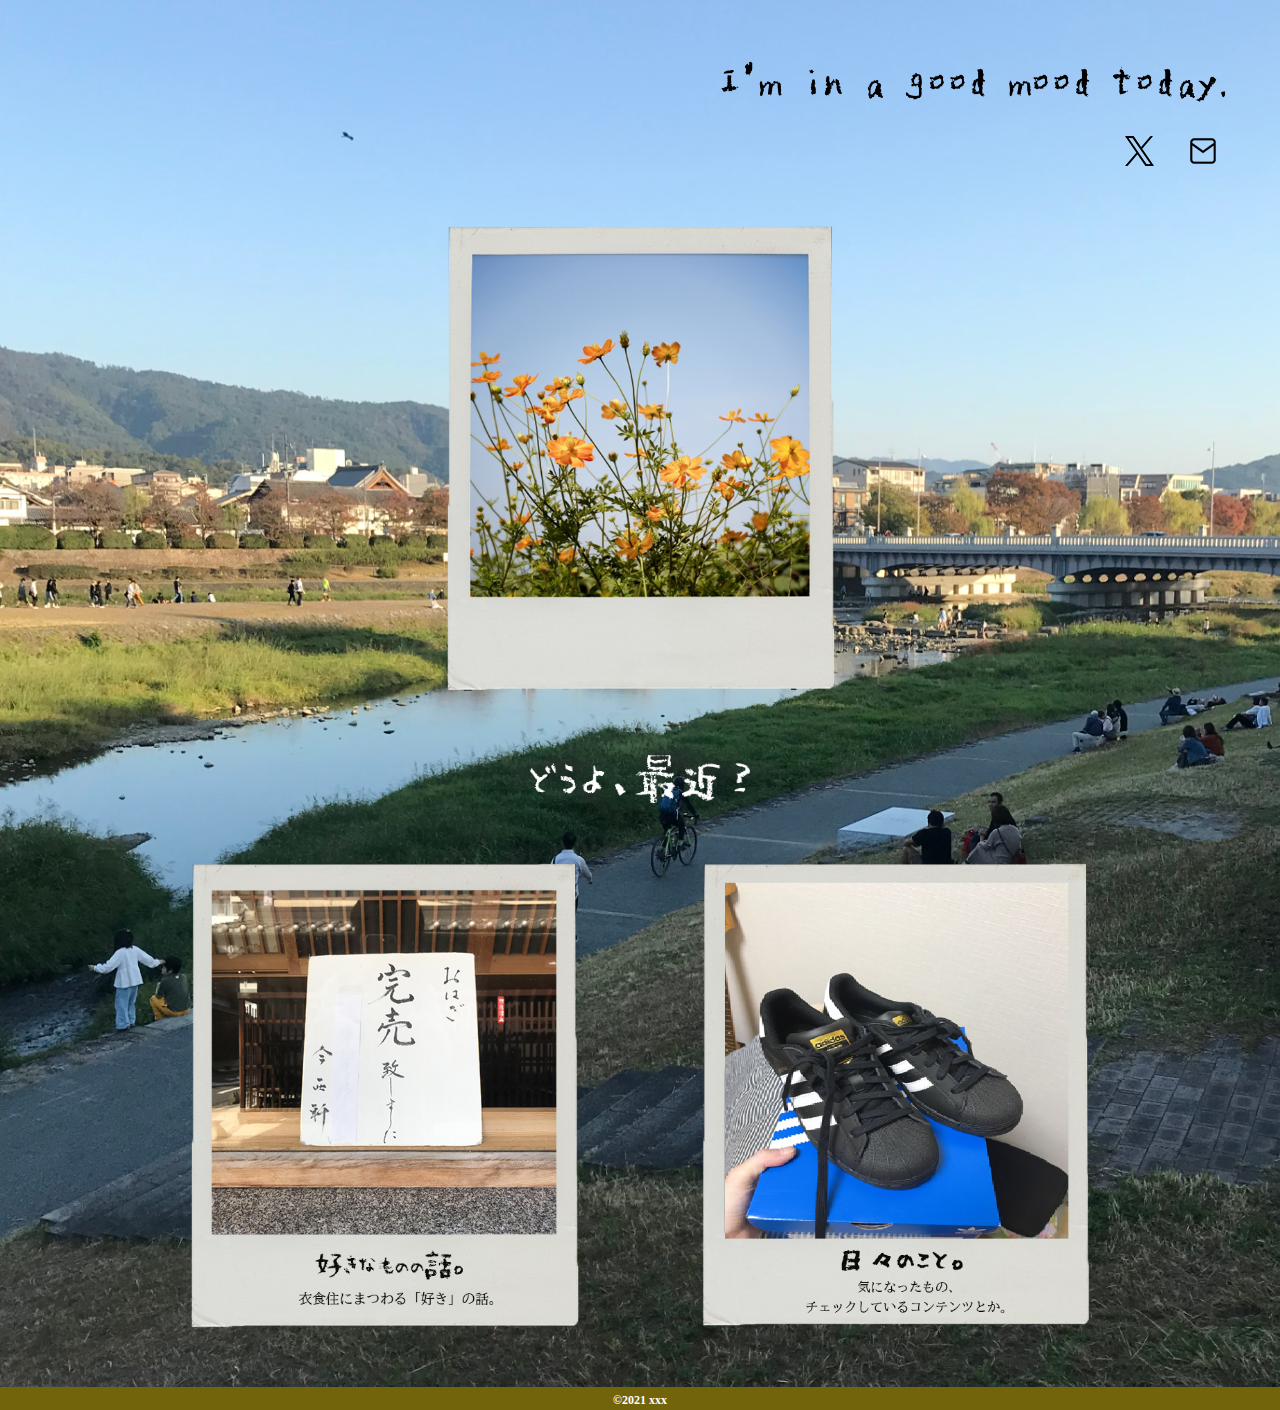
<file: index.html>
<!DOCTYPE html>
<html lang="ja">
<head>
    <meta charset="UTF-8">
    <meta name="viewport" content="width=device-width, initial-scale=1.0">
    <title>I'm in a good mood today.</title>
    <meta name="description" content="ホームページ制作×広告×編集×DTP">
    <link rel="stylesheet" href="destyle.css">
    <!-- <link rel="stylesheet" href="style.css"> -->
    <link rel="stylesheet" href="style_new.css">
    <link rel="icon" href="ファビコン.png">
    <meta name="viewport" content="width=device-width,initial-scale=1.0">
</head>
<body>
    <div class="header">
        <div class="logo">
            <img src="logo.png" alt="" width=520>
        </div>
        <ul>
            <li>
                <a href="" class ='contact'>
                    <img src="X.png" alt="デザイン1">
                </a>
                <a href="mailto:?subject=お仕事についてのお問い合わせ" class ='contact'>
                    <img src="mail.png" alt="デザイン1">
                </a>
            </li>
        </ul>
    </div>
    <!-- <div class="container">
    </div> -->
    <div class="contener">
        <div class="header_img">
            <img src="99682_s.png" alt="">
        </div>
        <div class="container_service">

            <div class="h2">
                <img src="どうよ.png" alt="" width=220 id="douyo">
            </div>
            <div class="service_block">
                <div class="service">
                    <a href="recipe.html" class="example">
                        <img src="kutu.png" alt="デザイン1">
                    </a>
                </div>
                <div class="service">
                    <a href="monotachi.html" class="example">
                        <img src="kutu2.png" alt="サービス2">
                    </a>
                </div>
            </div>
        </div>
    </div>
    <div class="footer">
        <div class="copy">
            &copy;2021 xxx
        </div>
    </div>
</body>
</html>
</file>
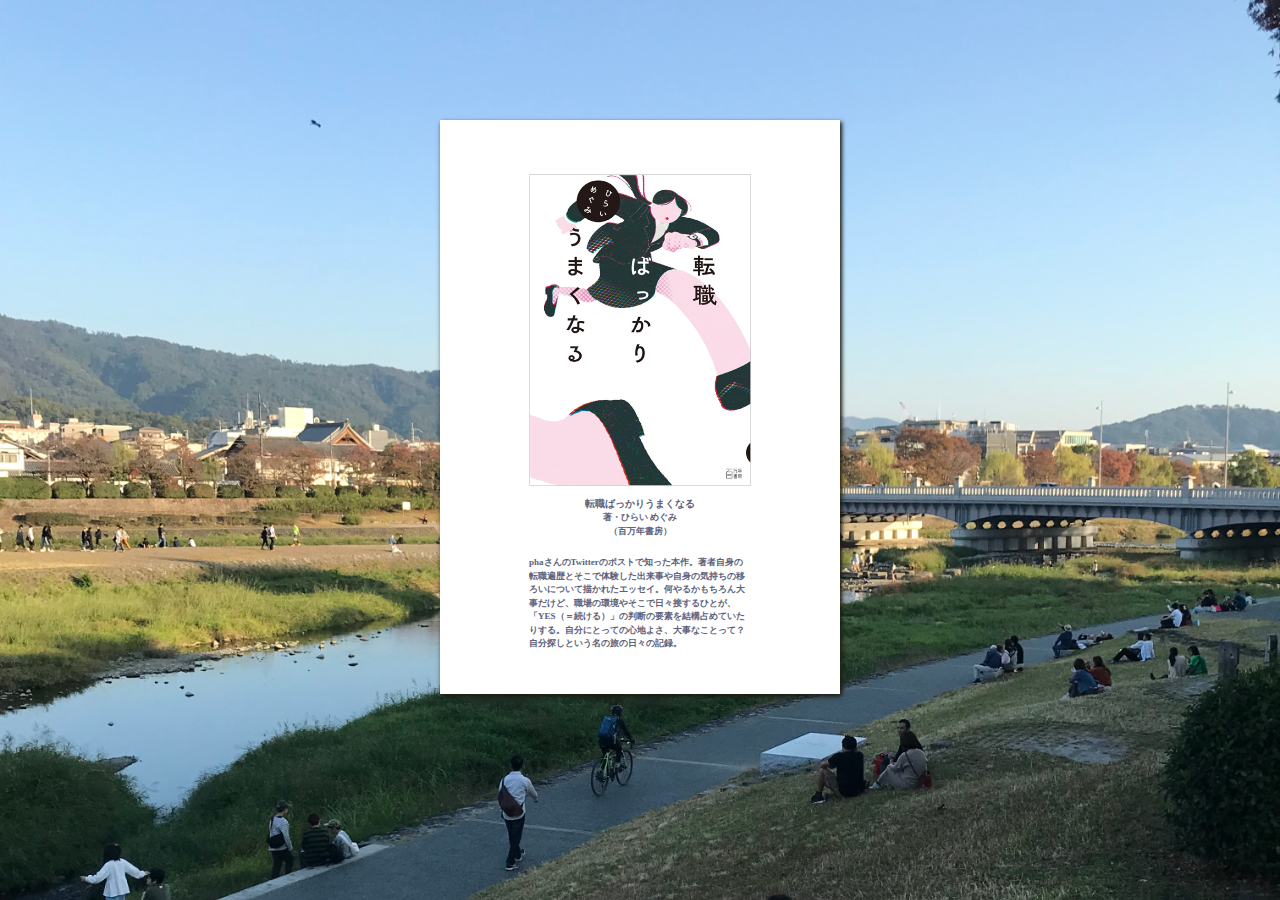
<file: monotachi.html>
<!DOCTYPE html>
<html lang="ja">
<head>
    <meta charset="UTF-8">
    <meta name="viewport" content="width=device-width, initial-scale=1.0">
    <title>I'm in a good mood today.</title>
    <meta name="description" content="ホームページ制作×広告×編集×DTP">
    <link rel="stylesheet" href="destyle.css">
    <!-- <link rel="stylesheet" href="monotachi.css"> -->
    <link rel="stylesheet" href="monotachi_new.css">
    <link rel="icon" href="ファビコン.png">
</head>
<body>
    <div class="example">
        <div class="card-wrap">
            <div class="card-list">
                <div class="box11">
                    <p class="card-listImage"><img src="mmmmmv.png" alt=""></p>
                    <h2 class="card-listTitle">転職ばっかりうまくなる</h2>
                    <p class="card-listAuthor">著・ひらい めぐみ</p>
                    <p class="card-listPB">（百万年書房）</p>
                    <p class="card-listText">phaさんのTwitterのポストで知った本作。著者自身の転職遍歴とそこで体験した出来事や自身の気持ちの移ろいについて描かれたエッセイ。何やるかもちろん大事だけど、職場の環境やそこで日々接するひとが、「YES（＝続ける）」の判断の要素を結構占めていたりする。自分にとっての心地よさ、大事なことって？自分探しという名の旅の日々の記録。
                    </p> <!-- </P>が抜けていたので追加しました -->
                </div>
            </div>
        </div>
    </div>
</body>
</html>
</file>
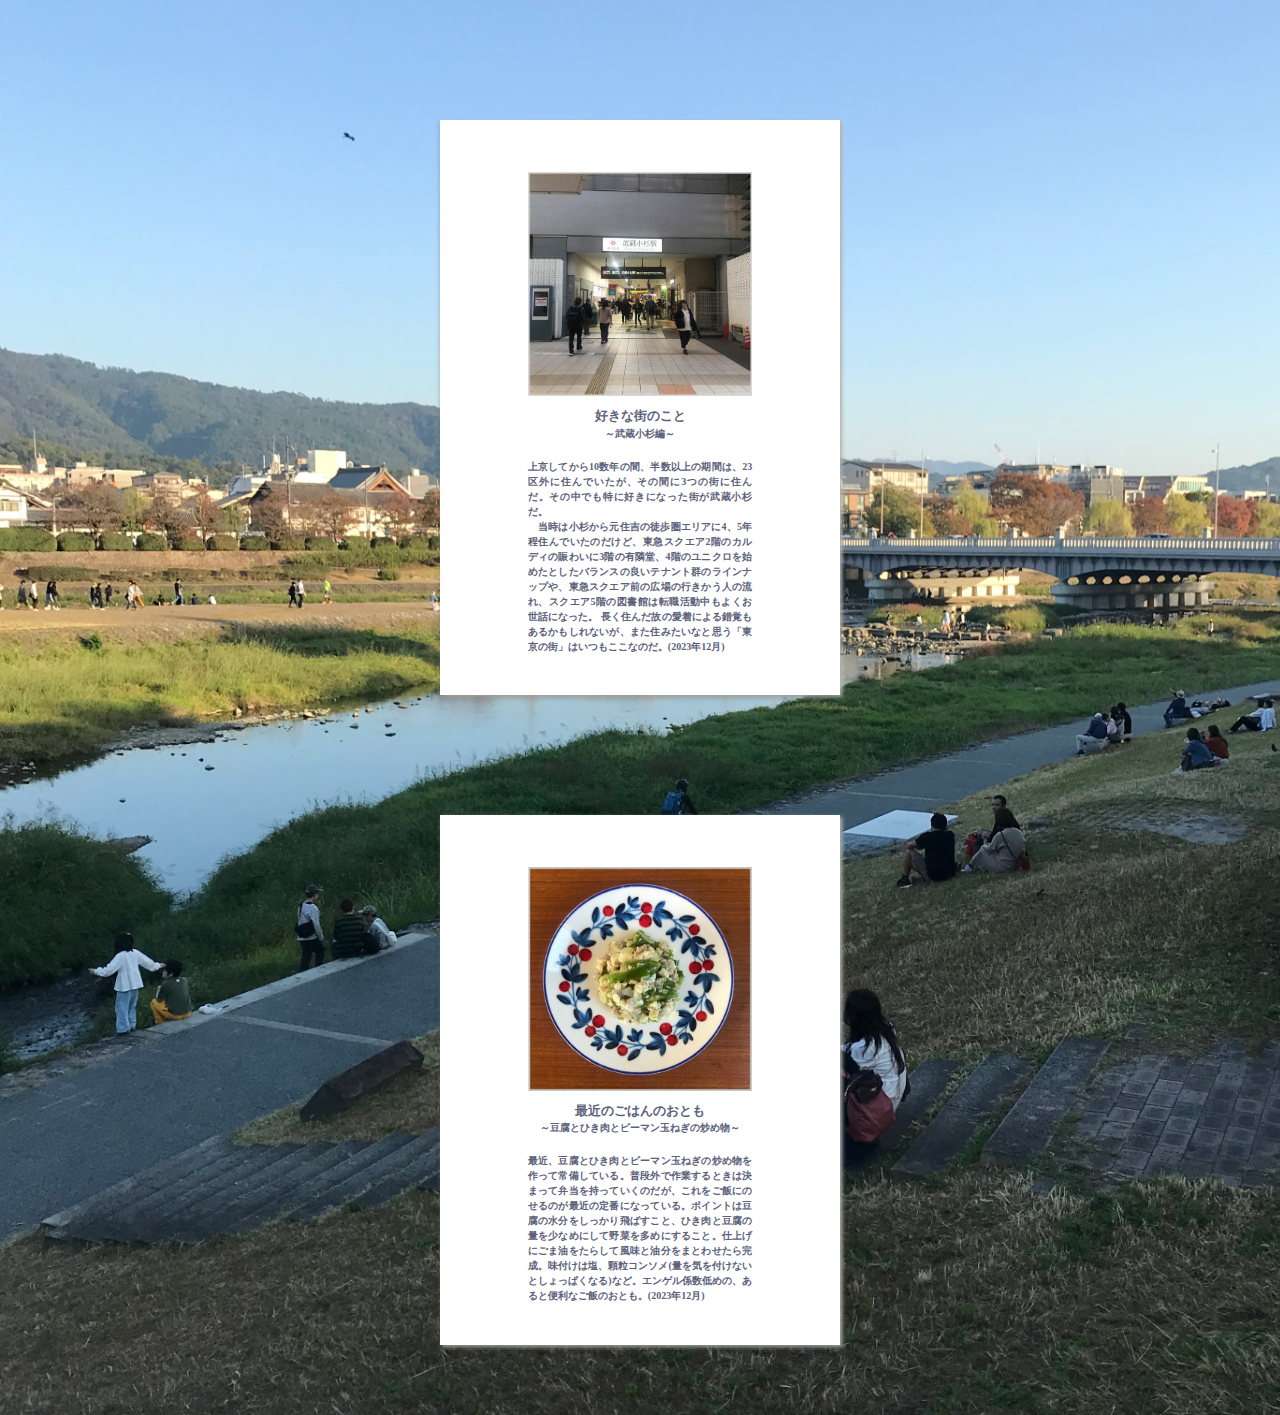
<file: recipe.html>
<!DOCTYPE html>
<html lang="ja">
<head>
    <meta charset="UTF-8">
    <meta name="viewport" content="width=device-width, initial-scale=1.0">
    <title>I'm in a good mood today.</title>
    <meta name="description" content="ホームページ制作×広告×編集×DTP">
    <link rel="stylesheet" href="destyle.css">
    <!-- <link rel="stylesheet" href="recipe.css"> -->
    <link rel="stylesheet" href="recipe_new.css">
    <link rel="icon" href="ファビコン.png">
</head>
<body>
    <div class="example">
        <div class="content">
            <div class="card-wrap">
                <div class="card-list">
                    <div class="box11">
                        <p class="card-listImage"><img src="unnamed (3).jpg" alt=""></p>
                        <h2 class="card-listTitle">好きな街のこと</h2>
                        <p class="card-listAuthor">～武蔵小杉編～</p>
                        <p class="card-listText">上京してから10数年の間、半数以上の期間は、23区外に住んでいたが、その間に3つの街に住んだ。その中でも特に好きになった街が武蔵小杉だ。<br>　当時は小杉から元住吉の徒歩圏エリアに4、5年程住んでいたのだけど、東急スクエア2階のカルディの賑わいに3階の有隣堂、4階のユニクロを始めたとしたバランスの良いテナント群のラインナップや、東急スクエア前の広場の行きかう人の流れ、スクエア5階の図書館は転職活動中もよくお世話になった。 長く住んだ故の愛着による錯覚もあるかもしれないが、また住みたいなと思う「東京の街」はいつもここなのだ。(2023年12月)
                        </p> <!-- </P>が抜けていたので追加しました -->
                    </div>
                </div>
            </div>
        </div>
    </div><!-- / -->
    <!-- <body> -->
    <div class="example">
        <div class="content">
            <div class="card-wrap">
                <div class="card-list">
                    <div class="box11">
                        <p class="card-listImage"><img src="IMG_8769.png" alt=""></p>
                        <h2 class="card-listTitle">最近のごはんのおとも</h2>
                        <p class="card-listAuthor">～豆腐とひき肉とピーマン玉ねぎの炒め物～</p>
                        <p class="card-listText">最近、豆腐とひき肉とピーマン玉ねぎの炒め物を作って常備している。普段外で作業するときは決まって弁当を持っていくのだが、これをご飯にのせるのが最近の定番になっている。ポイントは豆腐の水分をしっかり飛ばすこと、ひき肉と豆腐の量を少なめにして野菜を多めにすること。仕上げにごま油をたらして風味と油分をまとわせたら完成。味付けは塩、顆粒コンソメ(量を気を付けないとしょっぱくなる)など。エンゲル係数低めの、あると便利なご飯のおとも。(2023年12月)
                        </p> <!-- </P>が抜けていたので追加しました -->
                    </div>
                </div>
            </div>
        </div>
    </div><!-- / -->
</body>
</html>
</file>
<file: style.css>
@charset "UTF-8";

body {
    font-family: 'Noto Serif JP', serif;
    font-size: 15px;
    background-image: url(IMG-8573.jpg);
    background-size: cover;
    background-repeat: no-repeat;
    background-color: white;
    color:#00070f;
    font-weight:bold;
	-webkit-animation: fadeIn 2s ease-in-out 0s 1 normal;
	animation: fadeIn 4s ease-in-out 0s 1 normal;
}
@keyframes fadeIn {
	0% {
		opacity: 0
	}
	100% {
		opacity: 1
	}
}
@-webkit-keyframes fadeIn {
	0% {
		opacity: 0
	}
	100% {
		opacity: 1
	}
}
.background {
    width: 100%;
    height: 100vh;
    background-image: url(./city.jpg);
    background-repeat: no-repeat;
    background-size: 100% 100%;
}
a {
    /* margin-left: 20px; */ 
    /*①②↑削除
    　左に空白を開けていたため、真ん中からずれていました
    　それに伴い、①②の文字もずれていました*/
 }
/* header(ここから) */
.header {
    width:95%;
    margin: 0 auto 9px auto;
}

div.a{
    text-decoration: none;
    color: #333;
}
.logo {
    text-align: right;
    margin-top: 7.2%;
    margin-bottom: 30px;
    margin-right: 20px;
}
h2.header ul li{
    text-align: center;
    margin: 50px auto 0px;
  }

.header ul {
    display: flex;
    justify-content: flex-end;
    align-items: center;

}
.header ul li {
    margin-left: 25px;
    text-align: left;
    margin-right: 30px;
}
a.contact {
    margin-left: 30px;
}
/* header(ここまで) */

/* contener(ここから) */
.contener{
    margin: auto;
    width:80%;
    text-align:center
}

#douyo {
    margin: 60px auto;
    }

.header_img{
    width:100%;
    margin: auto;
    margin-left:30px;
    margin: 50px auto 0px auto;

}

.header_img img{
    width: 40%;
    margin: auto;
    margin-top: 20px;
    margin : 0 auto 0 10px;

}

.container_service{
    width:80%;
    margin: 10px 40% 10px 10%;
}

.container_service h2 {
    text-align: center;
    font-weight: bold;
    font-size: 24px;
    margin: 30px 40px 40px 30px;
    margin-left: 40px;
    color:#ffffff;
}

a.example {
    margin : 10%
    text-align:center
}
}

.container_service .service .ttl {
    width:100%;
    margin: 10px 90% 0 10px;
    font-weight: bold;
    font-size: 18px;
    text-align: center;
    margin-top: 7px;

}

.container_service .service .explain {
    margin: 0 auto;
    text-align: center;
    margin: 2% auto 0px;
    margin-bottom: 40px;
}

.container_service .service a {
    color: #fff;
}

.service_block {
    width:100%;
    margin: 0px auto;
    font-size: 12px;
    display: flex;
    justify-content:space-around;
}
.service {
    width: 50%;
    margin: 0px;
    padding:0;
    /*↓削除*/
    /*margin-left: 10%;*/
    display: block;
}
a {
    transition: all 1s ease-in-out; /* 文字色だけ 1秒かけて はじめと終わりの変化をゆっくりと */
  }
  a:hover {
    opacity: 0;
  }



.service img {

    /*width: 100%;*/
    /*↓変更*/
    width: 80%;
    text-align: center;
}
/* contener(ここまで) */

/* footer(ここから) */
.footer {
    margin-top: 30px;
}
.pp_link {
    text-align: right;
    margin-left: 10px;
    margin-bottom: 5px;
}
.copy {
    text-align: center;
    background: #72640a;
    color: #fff;
    font-size: 12px;
    padding: 7px 0 3px;
}
/* footer(ここまで) */
</file>
<file: style_new.css>
@charset "UTF-8";
body {                   /* 画像などがふわっと出現する仕方の設定です */
    -webkit-animation: fadeIn 5.5s ease 0s 1 normal;
    animation: fadeIn 5.5s ease 0s 1 normal;
  }
  @keyframes fadeIn {
    0% {
      opacity: 0
    }
    100% {
      opacity: 1
    }
  }
  @-webkit-keyframes fadeIn {
    0% {
      opacity: 0
    }
    100% {
      opacity: 1
    }
  }

body {            /* コード全体のフォント種類、フォントサイズ、背景画像とその背景の覆い方、文字色、太字を指定 */
    font-family: 'Noto Serif JP', serif;
    font-size: 15px;
    background-image: url(IMG-8573.jpg);
    background-size: cover;
    background-repeat: no-repeat;
    color:#00070f;
    font-weight:bold;
}

/* 下の a{……}はコード内の全てのaに関わるものなので、コードの下の方からここに移動しました。内容はリンク画像が1秒かけてゆっくり現れる現われ方を指定。 */
a {
    transition: all 1s ease-in-out; /* 文字色だけ 1秒かけて はじめと終わりの変化をゆっくりと */
  }



/***** header(ここから) *****/
.header {
    width:95%;                          /*ヘッダー部の左右に2.5%ずつの余白を指定 */
    margin: 0 auto 9px auto;
}


.logo {                                /*ロゴの右寄せ、上下右の余白を指定 */
    text-align: right;
    margin-top: 60px;
    margin-bottom: 30px;
    margin-right: 10px;

}
@media screen and (max-width: 520px) {
    .logo > img {
        width: 250px;
    }
}
@media screen and (max-width: 520px) {
    .logo  {
        margin-top: 30px;              /*★スマホサイズでのロゴの上余白を指定 */
    }
}


.header ul {                     /* Xとメールマークの横並び、右寄せ指定。align-itemsの行は不要かも */
    display: flex;
    justify-content: flex-end;
    align-items: center;
}

/* margin-rightがメールマークの右の余白を決めている */
.header ul li {
    margin-right: 30px;
}

a.contact {                         /* Xとメールマークの左側の余白 */
    margin-left: 30px;
}

@media screen and (max-width: 520px) {
    .header ul li a img {         /* ★スマホサイズでのXとメールマークの幅を指定 */
        width: 20px;
    }
}

@media screen and (max-width: 520px) {
    a.contact {                       /* スマホサイズでのXとメールマークの左側の余白 */
        margin-left: 10px;
    }
}
/***** header(ここまで) *****/

/***** contener(ここから) *****/
.contener {                          /* 花画像～2枚のバナー画像の左右余白10%ずつ、左右中央配置 */
    margin: auto;
    width:80%;
    /* すぐ下の行、最後の;を忘れていたので、追加しました */
    text-align:center;
}

/* この下の二つの#douyoの指定文はもっと下（195行目あたり）に持って行く方が判りやすい */
#douyo {                           /* 「どうよ最近」の上下の余白、左右中央*/
    margin: 45px auto 50px;
    }

@media screen and (max-width: 520px) {
    #douyo {                    /* ★スマホサイズで「どうよ最近」の幅を小さく指定 */
        width: 140px;
        margin-top: 45px auto 50px;
    }
}

.header_img {                 /* 花画像を含むブロック の上下余白中央配置指定*/
    width:100%;
    /* すぐ下の行、最後の;を忘れていたので、追加しました */
    margin: 50px auto 0px auto;
}

.header_img img {               /* 花画像の幅、上下余白なし、左余白指定。左余白なぜか10pxを指定していますが、autoでいいのでは？*/
    width: 40%;
    margin : auto;
}

@media screen and (max-width: 520px) {
    .header_img img {                    /* スマホサイズで花画像の幅を拡大 */
        width: 60%;
        transform: translateX(0px);       /* 花画像を左右に動かすときは0pxに値を入れれば動きます。プラスは右、マイナスは左へ移動 */
    }
}

.container_service {              /* 「どうよ最近」～二つのバナー画像の幅、上下左右の余白を指定 */
    width:100%;
    margin: 10px 0% 10px 0%;
}

@media screen and (max-width: 520px) {
    .container_service {           /* スマホサイズでの「どうよ最近」～二つのバナー画像の幅を拡大、全体を左へ移動、margin文は上と同じなので削除可能 */
        width:110%;
        transform: translateX(-15px);
    }
}


/* 二つのバナー画像の上下マージン、中央配置を指定だが、削除してもいいかもしれない */
a.example {
    margin : 0%;
    text-align:center;
}


.service_block {             /* 二つのバナー画像の横並びを指定*/
    width:100%;
    margin: 0px auto;
    display: flex;
    justify-content:space-around;
}

.service {             /* 各々のバナー画像の上下左右の余白指定、width:50%;は無くてもいいかもしれない */
    width: 50%;
    margin: 0px;
    padding:0;
    display: block;
}

.service img {                 /* 各々のバナー画像の幅を指定、中央配置 */
    width: 80%;
    text-align: center;
}

@media screen and (max-width: 520px) {
    .service img {             /* スマホサイズで各々のバナー画像の幅を拡大 */
        width: 96%;
    }
}

/***** contener(ここまで) *****/

/***** footer(ここから) *****/
.footer {                   /* フッターの上の湯白を指定 */
    margin-top: 50px;
}

.copy {                 /* 一番下の©2021 xxxの中央配置、背景色、文字色、文字サイズ、上下の余白を指定 */
    text-align: center;
    background: #72640a;
    color: #fff;
    font-size: 12px;
    padding: 7px 0 3px;
}
/***** footer(ここまで) *****/
</file>
<file: monotachi.css>
img {
    width: 100%;
  }
  .card-list {
    max-width: 600px;
    margin: auto;
  }
body {
	-webkit-animation: fadeIn 2.5s ease-in-out 0s 1 normal;
	animation: fadeIn 4s ease-in-out 0s 1 normal;
}
@keyframes fadeIn {
	0% {
		opacity: 0
	}
	100% {
		opacity: 1
	}
}
@-webkit-keyframes fadeIn {
	0% {
		opacity: 0
	}
	100% {
		opacity: 1
	}
}
body {
   font-family: 'Noto Serif JP', serif;
   font-size: 15px;
   background-image: url(IMG-8573.jpg);
   background-size: cover;
   background-repeat: no-repeat;
   color:#5d627b;
   font-weight:bold;
}
  .box11 {
    margin: 10px auto;
    padding: 0.9em 1em;
    margin: 0.9em auto;
    color: #5d627b;
    background: white;
    box-shadow: 0 3px 5px rgba(0, 0, 0, 0.22);
  }
  p.card-listImage{
    margin: 40px auto 10px; /*上は50px、横は中央寄せ、下は10pxにする*/
    display: block; /*中央寄せにするためのコード*/
    width: 90%;/*ここで画像が枠の何%の幅かを調整できる（大きくすると画像が大きくなり、余白が小さくなる）*/
  }
  h2.card-listTitle{
    text-align: center;
    margin: 0px auto 0px;
  }
  p.card-listPB{
    text-align: center;
    font-size: 12px;
  }
  p.card-listAuthor{
    text-align: center;
    font-size: 13px;
  }
  p.card-listText{
    margin: 18px auto;
    margin-bottom: 30px;
    width: 60%;
    font-size: 13px;
  }
  .text02{
    text-align: justify;
  }
  .card-listTitle {
    font-weight: bold;
    margin: 0.1px auto;
    font-size: 16px;
    margin: 0.1px auto;
  }
  .example {
    margin: 120px auto 70px;
    width: 400px;
    font-size: 15px;
    line-height: 1.5;
  }
  .example {
    box-shadow: 2px 2px 4px #c9c9c4;
  }
</file>
<file: monotachi_new.css>
/****** 全体的に上から下、親要素から子要素へと配置を入れ替えました ******/


body {                   /* カードブロックがふわっと出現する仕方の設定です */
  -webkit-animation: fadeIn 2.5s ease-in-out 0s 1 normal;
  animation: fadeIn 4s ease-in-out 0s 1 normal;
  }
  @keyframes fadeIn {
    0% {
      opacity: 0
    }
    100% {
      opacity: 1
    }
  }
  @-webkit-keyframes fadeIn {
    0% {
      opacity: 0
    }
    100% {
      opacity: 1
    }
  }

  body {           /* コード全体のフォント種類、フォントサイズ、背景画像とその背景の覆い方、文字色、太字を指定 */
     font-family: 'Noto Serif JP', serif;
     font-size: 15px;
     background-image: url(IMG-8573.jpg);
     background-size: cover;
     background-repeat: no-repeat;
     color:#5d627b;
     font-weight:bold;
  }

  img {             /* コード全体の画像の幅を親要素の幅の100%に設定 */
    width: 100%;
  }

  .example {         /* カードブロックの上下左右余白、幅、フォントサイズ、行間隔を指定 */
    margin: 120px auto 70px;
    width: 400px;
    font-size: 15px;
    line-height: 1.5;
  }

  .example {         /* カードブロックの枠のシャドウを指定 */
    box-shadow: 2px 2px 4px #222214;
  }

  @media screen and (max-width: 440px) {
    .example {        /* スマホサイズでカードブロックの幅を規定。片側余白が80pxの半分 */
      width: calc(100vw - 80px);
    }
  }


    .box11 {           /* カードブロックの内側余白、外側余白、文字色、背景色、枠のシャドウを指定 */
      padding: 0.9em 1em;
      margin: 0.9em auto;
      background: white;
      box-shadow: 0 3px 5px rgba(0, 0, 0, 0.22);
    }

    p.card-listImage{               /* 画像の周囲の余白、中央配置、画像幅を指定 */
      margin: 40px auto 10px; /*上は50px、横は中央寄せ、下は10pxにする*/
      display: block; /*中央寄せにするためのコード*/
      width: 60%;/*ここで画像が枠の何%の幅かを調整できる（大きくすると画像が大きくなり、余白が小さくなる）*/
    }

    h2.card-listTitle{               /* タイトルの中央配置、周囲の余白、フォントサイズを指定 */
      text-align: center;
      margin: 0px auto 0px;
      font-size: 10px;
    }

    .card-listTitle {             /* タイトルの太字、フォントサイズ、周囲余白を指定、marginの2行は上のh2.card-listTitleで記述しているので削除可能。また、h2.card-listTitleと.cad-listTitleは同じ要素を表しているので、統一可能 */
      font-weight: bold;
      margin: 0.1px auto;
      margin: 0.1px auto;
    }

    p.card-listAuthor{             /* 著者名の中央配置、フォントサイズを指定 */
      text-align: center;
      font-size: 9px;
    }

    p.card-listPB{                /* 出版社の中央配置、フォントサイズを指定 */
      text-align: center;
      font-size: 9px;
    }

    p.card-listText{              /* カードコラム本文の周囲の余白、下余白、幅、フォントサイズを指定 */
      margin: 18px auto;
      margin-bottom: 30px;
      width: 60%;
      font-size: 9px;
    }
    @media screen and (max-width: 440px) {
      p.card-listText {             /* スマホサイズでカードコラム本文の幅を指定 */
        width: 80%;
      }
    }
</file>
<file: recipe.css>
img {
  width: 100%;
}
.card-list {
  max-width: 600px;
  margin: auto;
}
body {
-webkit-animation: fadeIn 2.5s ease-in-out 0s 1 normal;
animation: fadeIn 4s ease-in-out 0s 1 normal;
}
@keyframes fadeIn {
0% {
  opacity: 0
}
100% {
  opacity: 1
}
}
@-webkit-keyframes fadeIn {
0% {
  opacity: 0
}
100% {
  opacity: 1
}
}
body {
 font-family: 'Noto Serif JP', serif;
 font-size: 15px;
 background-image: url(IMG-8573.jpg);
 background-size: cover;
 background-repeat: no-repeat;
 color:#5d627b;
 font-weight:bold;
}
.box11 {
  margin: 10px auto;
  padding: 0.9em 1em;
  margin: 0.9em auto;
  color: #5d627b;
  background: white;
  box-shadow: 0 3px 5px rgba(0, 0, 0, 0.22);
}
p.card-listImage{
  margin: 40px auto 10px; /*上は50px、横は中央寄せ、下は10pxにする*/
  display: block; /*中央寄せにするためのコード*/
  width: 90%;/*ここで画像が枠の何%の幅かを調整できる（大きくすると画像が大きくなり、余白が小さくなる）*/
}
h2.card-listTitle{
  text-align: center;
  margin: 0px auto 0px;
}
p.card-listPB{
  text-align: center;
  font-size: 12px;
}
p.card-listAuthor{
  text-align: center;
  font-size: 13px;
}
p.card-listText{
  margin: 18px auto;
  margin-bottom: 30px;
  width: 60%;
  font-size: 13px;
  text-align: justify;
  text-justify: inter-ideograph;
}
.card-listTitle {
  font-weight: bold;
  margin: 0.1px auto;
  font-size: 16px;
  margin: 0.1px auto;
}
.example {
  margin: 120px auto 70px;
  width: 400px;
  font-size: 15px;
  line-height: 1.5;
}
.example {
  box-shadow: 2px 2px 4px #c9c9c4;
}
.justify {
  text-align: justify;
  text-justify: inter-ideograph; /* IE用 */
}
</file>
<file: recipe_new.css>
/****** 全体的に上から下、親要素から子要素へと配置を入れ替えました ******/

body {                   /* カードブロックがふわっと出現する仕方の設定です */
  -webkit-animation: fadeIn 2.5s ease-in-out 0s 1 normal;
  animation: fadeIn 4s ease-in-out 0s 1 normal;
  }
  @keyframes fadeIn {
    0% {
        opacity: 0
    }
    100% {
        opacity: 1
    }
  }
  @-webkit-keyframes fadeIn {
    0% {
      opacity: 0
    }
    100% {
      opacity: 1
    }
  }

  body {           /* コード全体のフォント種類、フォントサイズ、背景画像とその背景の覆い方、文字色、太字を指定 */
    font-family: 'Noto Serif JP', serif;
    font-size: 15px;
    background-image: url(IMG-8573.jpg);
    background-size: cover;
    background-repeat: no-repeat;
    color:#5d627b;
    font-weight:bold;
  }

  img {              /* コード全体の画像の幅を親要素の幅の100%に設定 */
    width: 100%;
  }

  .example {         /* カードブロックの上下左右余白、幅、フォントサイズ、行間隔を指定 */
    margin: 120px auto 70px;
    width: 400px;
    font-size: 13px;
    line-height: 1.5;
  }

  .example {         /* カードブロックの枠のシャドウを指定 */
    box-shadow: 2px 2px 4px #c9c9c4;
  }

  @media screen and (max-width: 440px) {
    .example {        /* スマホサイズでカードブロックの幅を規定。片側余白が80pxの半分 */
      width: calc(100vw - 80px);
    }
  }

  /* カードブロックの最大幅を指定しているが、上の.exsampleでwidth:400px;と指定しているので、意味の無い指定になっている。削除可能 */
  /*
  .card-list {
    max-width: 600px;
    margin: auto;
  }
  */

  .box11 {           /* カードブロックの内側余白、外側余白、文字色、背景色、枠のシャドウを指定 */
    /* 2行下に同じmarginの指定がありこの行は不要のため、削除
    margin: 10px auto;
    */
    padding: 0.9em 1em;
    margin: 0.9em auto;
    /* 文字色は上のbodyで同色を指定しており、ここで指定しなくても良い */
    color: #5d627b;
    background: white;
    box-shadow: 0 3px 5px rgba(0, 0, 0, 0.22);
  }

  p.card-listImage{               /* 画像の周囲の余白、中央配置、画像幅を指定 */
    margin: 40px auto 10px; /*上は50px、横は中央寄せ、下は10pxにする*/
    display: block; /*中央寄せにするためのコード*/
    width: 60%;/*ここで画像が枠の何%の幅かを調整できる（大きくすると画像が大きくなり、余白が小さくなる）*/
  }

  h2.card-listTitle{               /* タイトルの中央配置、周囲の余白を指定 */
    text-align: center;
    margin: 0px auto 0px;
  }

  .card-listTitle {              /* タイトルの太字、フォントサイズ、周囲余白を指定、marginの2行は上のh2.card-listTitleで記述しているので削除可能。また、h2.card-listTitleと.cad-listTitleは同じ要素を表しているので、統一可能 */
    font-weight: bold;
    margin: 0.1px auto;
    font-size: 13px;
    margin: 0.1px auto;
  }

  /* p.card-listPBが指し示している要素が存在しないので、削除可能 */
  /*
  p.card-listPB{
    text-align: center;
    font-size: 14px;
  }
  */

  p.card-listAuthor{              /* サブタイトルの中央配置、フォントサイズを指定 */
    text-align: center;
    font-size: 10px;
  }

  p.card-listText{              /* カードコラム本文の周囲の余白、下余白、幅、フォントサイズ、両端ぞろえを指定 */
    margin: 18px auto;
    margin-bottom: 30px;
    width: 60%;
    font-size: 10px;
    text-align: justify;
    text-justify: inter-ideograph;
  }
  @media screen and (max-width: 440px) {
    p.card-listText {             /* スマホサイズでカードコラム本文の幅を指定 */
      width: 80%;
    }
  }

  /* 文章の両端ぞろえを指定するクラスと思いますが、実際にこのクラスを指定している要素は無いので下4行削除可能です */
  .justify {
    text-align: justify;
    text-justify: inter-ideograph; /* IE用 */
  }
</file>
<file: destyle.css>
/*! destyle.css v3.0.0 | MIT License | https://github.com/nicolas-cusan/destyle.css */

/* Reset box-model and set borders */
/* ============================================ */

*,
::before,
::after {
  box-sizing: border-box;
  border-width: 0;
  border-style: solid;
}

/* Document */
/* ============================================ */

/**
 * 1. Correct the line height in all browsers.
 * 2. Prevent adjustments of font size after orientation changes in iOS.
 * 3. Remove gray overlay on links for iOS.
 */

html {
  line-height: 1.15; /* 1 */

  -webkit-tap-highlight-color: transparent; /* 3*/
  -webkit-text-size-adjust: 100%; /* 2 */
}

/* Sections */
/* ============================================ */

/**
 * Remove the margin in all browsers.
 */

body {
  margin: 0;
}

/**
 * Render the `main` element consistently in IE.
 */

main {
  display: block;
}

/* Vertical rhythm */
/* ============================================ */

p,
table,
blockquote,
address,
pre,
iframe,
form,
figure,
dl {
  margin: 0;
}

/* Headings */
/* ============================================ */

h1,
h2,
h3,
h4,
h5,
h6 {
  font-size: inherit;
  font-weight: inherit;
  margin: 0;
}

/* Lists (enumeration) */
/* ============================================ */

ul,
ol {
  margin: 0;
  padding: 0;
  list-style: none;
}

/* Lists (definition) */
/* ============================================ */

dt {
  font-weight: bold;
}

dd {
  margin-left: 0;
}

/* Grouping content */
/* ============================================ */

/**
 * 1. Add the correct box sizing in Firefox.
 * 2. Show the overflow in Edge and IE.
 */

hr {
  clear: both;
  overflow: visible; /* 2 */
  box-sizing: content-box; /* 1 */
  height: 0; /* 1 */
  margin: 0;
  color: inherit;
  border-top-width: 1px;
}

/**
 * 1. Correct the inheritance and scaling of font size in all browsers.
 * 2. Correct the odd `em` font sizing in all browsers.
 */

pre {
  font-family: monospace, monospace; /* 1 */
  font-size: inherit; /* 2 */
}

address {
  font-style: inherit;
}

/* Text-level semantics */
/* ============================================ */

/**
 * Remove the gray background on active links in IE 10.
 */

a {
  text-decoration: none;
  color: inherit;
  background-color: transparent;
}

/**
 * 1. Remove the bottom border in Chrome 57-
 * 2. Add the correct text decoration in Chrome, Edge, IE, Opera, and Safari.
 */

abbr[title] {
  text-decoration: underline dotted; /* 2 */
}

/**
 * Add the correct font weight in Chrome, Edge, and Safari.
 */

b,
strong {
  font-weight: bolder;
}

/**
 * 1. Correct the inheritance and scaling of font size in all browsers.
 * 2. Correct the odd `em` font sizing in all browsers.
 */

code,
kbd,
samp {
  font-family: monospace, monospace; /* 1 */
  font-size: inherit; /* 2 */
}

/**
 * Add the correct font size in all browsers.
 */

small {
  font-size: 80%;
}

/**
 * Prevent `sub` and `sup` elements from affecting the line height in
 * all browsers.
 */

sub,
sup {
  position: relative;
  font-size: 75%;
  line-height: 0;
  vertical-align: baseline;
}

sub {
  bottom: -.25em;
}

sup {
  top: -.5em;
}

/* Replaced content */
/* ============================================ */

/**
 * Prevent vertical alignment issues.
 */

svg,
img,
embed,
object,
iframe {
  vertical-align: bottom;
}

/* Forms */
/* ============================================ */

/**
 * Reset form fields to make them styleable.
 * 1. Make form elements stylable across systems iOS especially.
 * 2. Inherit text-transform from parent.
 */

button,
input,
optgroup,
select,
textarea {
  font: inherit;
  margin: 0;
  padding: 0;
  text-align: inherit;
  vertical-align: middle;
  text-transform: inherit; /* 2 */
  color: inherit;
  border-radius: 0;
  background: transparent;

  -webkit-appearance: none; /* 1 */
  appearance: none;
}

/**
 * Reset radio and checkbox appearance to preserve their look in iOS.
 */

[type="checkbox"] {
  -webkit-appearance: checkbox;
  appearance: checkbox;
}

[type="radio"] {
  -webkit-appearance: radio;
  appearance: radio;
}

/**
 * Correct cursors for clickable elements.
 */

button,
[type="button"],
[type="reset"],
[type="submit"] {
  cursor: pointer;
}

button:disabled,
[type="button"]:disabled,
[type="reset"]:disabled,
[type="submit"]:disabled {
  cursor: default;
}

/**
 * Improve outlines for Firefox and unify style with input elements & buttons.
 */

:-moz-focusring {
  outline: auto;
}

select:disabled {
  opacity: inherit;
}

/**
 * Remove padding
 */

option {
  padding: 0;
}

/**
 * Reset to invisible
 */

fieldset {
  min-width: 0;
  margin: 0;
  padding: 0;
}

legend {
  padding: 0;
}

/**
 * Add the correct vertical alignment in Chrome, Firefox, and Opera.
 */

progress {
  vertical-align: baseline;
}

/**
 * Remove the default vertical scrollbar in IE 10+.
 */

textarea {
  overflow: auto;
}

/**
 * Correct the cursor style of increment and decrement buttons in Chrome.
 */

[type="number"]::-webkit-inner-spin-button,
[type="number"]::-webkit-outer-spin-button {
  height: auto;
}

/**
 * 1. Correct the outline style in Safari.
 */

[type="search"] {
  outline-offset: -2px; /* 1 */
}

/**
 * Remove the inner padding in Chrome and Safari on macOS.
 */

[type="search"]::-webkit-search-decoration {
  -webkit-appearance: none;
}

/**
 * 1. Correct the inability to style clickable types in iOS and Safari.
 * 2. Fix font inheritance.
 */

::-webkit-file-upload-button {
  font: inherit; /* 2 */

  -webkit-appearance: button; /* 1 */
}

/**
 * Clickable labels
 */

label[for] {
  cursor: pointer;
}

/* Interactive */
/* ============================================ */

/*
 * Add the correct display in Edge, IE 10+, and Firefox.
 */

details {
  display: block;
}

/*
 * Add the correct display in all browsers.
 */

summary {
  display: list-item;
}

/*
 * Remove outline for editable content.
 */

[contenteditable]:focus {
  outline: auto;
}

/* Tables */
/* ============================================ */

/**
1. Correct table border color inheritance in all Chrome and Safari.
*/

table {
  border-color: inherit; /* 1 */
}

caption {
  text-align: left;
}

td,
th {
  padding: 0;
  vertical-align: top;
}

th {
  font-weight: bold;
  text-align: left;
}
</file>
